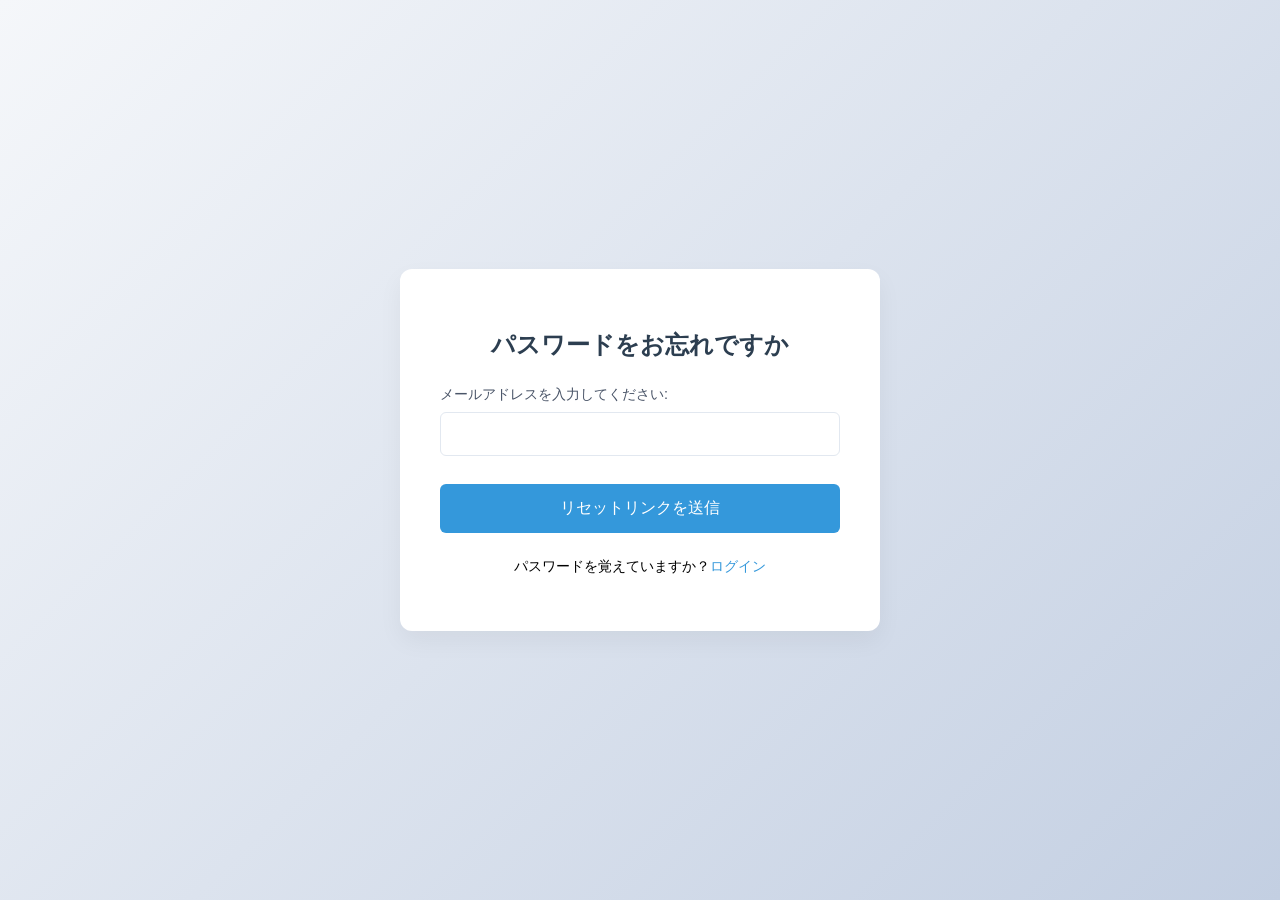
<file: static/forgot-password.html>
<!DOCTYPE html>
<html lang="en">
<head>
    <meta charset="UTF-8">
    <meta name="viewport" content="width=device-width, initial-scale=1.0">
    <title>Forgot Password - AI-Assistant</title>
    <style>
        body {
            font-family: Arial, sans-serif;
            background: linear-gradient(135deg, #f5f7fa 0%, #c3cfe2 100%);
            display: flex;
            justify-content: center;
            align-items: center;
            height: 100vh;
            margin: 0;
        }
        .container {
            background: white;
            padding: 2.5rem;
            border-radius: 12px;
            box-shadow: 0 10px 25px rgba(0, 0, 0, 0.05);
            width: 100%;
            max-width: 400px;
            text-align: center;
        }
        h2 {
            margin-bottom: 1.5rem;
            color: #2c3e50;
            font-weight: 600;
        }
        .form-group {
            margin-bottom: 1.25rem;
            text-align: left;
        }
        label {
            display: block;
            margin-bottom: 0.5rem;
            font-weight: 500;
            color: #4a5568;
            font-size: 0.9rem;
        }
        input {
            width: 100%;
            padding: 0.75rem;
            border: 1px solid #e2e8f0;
            border-radius: 6px;
            font-size: 1rem;
            box-sizing: border-box;
            transition: all 0.2s ease;
        }
        input:focus {
            outline: none;
            border-color: #3498db;
            box-shadow: 0 0 0 3px rgba(66, 153, 225, 0.2);
        }
        button {
            width: 100%;
            padding: 0.875rem;
            background-color: #3498db;
            color: white;
            border: none;
            border-radius: 6px;
            cursor: pointer;
            font-size: 1rem;
            font-weight: 500;
            transition: all 0.2s ease;
            margin-top: 0.5rem;
        }
        button:not(:disabled):hover {
            background-color: #2980b9;
        }
        button:disabled {
            background: #cbd5e0;
            cursor: not-allowed;
        }
        .message {
            margin-top: 1rem;
            color: #e53e3e;
            font-size: 0.9rem;
            display: none;
        }
        .links {
            margin-top: 1.5rem;
            font-size: 0.9rem;
        }
        .links a {
            color: #3498db;
            text-decoration: none;
        }
        .links a:hover {
            text-decoration: underline;
        }
    </style>
</head>
<body>
    <div class="container">
        <h2>パスワードをお忘れですか</h2>
        <form id="forgot-form">
            <div class="form-group">
                <label for="email">メールアドレスを入力してください:</label>
                <input type="email" id="email" name="email" required>
            </div>
            <button type="submit">リセットリンクを送信</button>
        </form>
        <div id="message" class="message"></div>
        <div class="links">
            <p>パスワードを覚えていますか？<a href="/login.html">ログイン</a></p>
        </div>
    </div>
    <script>
        document.getElementById('forgot-form').addEventListener('submit', async function(e) {
            e.preventDefault();
            const email = document.getElementById('email').value;
            const messageDiv = document.getElementById('message');
            messageDiv.style.display = 'none';
            try {
                const response = await fetch('/auth/forgot-password', {
                    method: 'POST',
                    headers: { 'Content-Type': 'application/json' },
                    body: JSON.stringify({ email })
                });
                const result = await response.json();
                messageDiv.style.display = 'block';
                messageDiv.style.color = response.ok ? '#2d7a2d' : '#e53e3e';
                messageDiv.textContent = result.message || 'Something went wrong. Please try again.';
            } catch (error) {
                console.error('Error:', error);
                messageDiv.style.display = 'block';
                messageDiv.style.color = '#e53e3e';
                messageDiv.textContent = 'An error occurred. Please try again later.';
            }
        });
    </script>
</body>
</html>
</file>
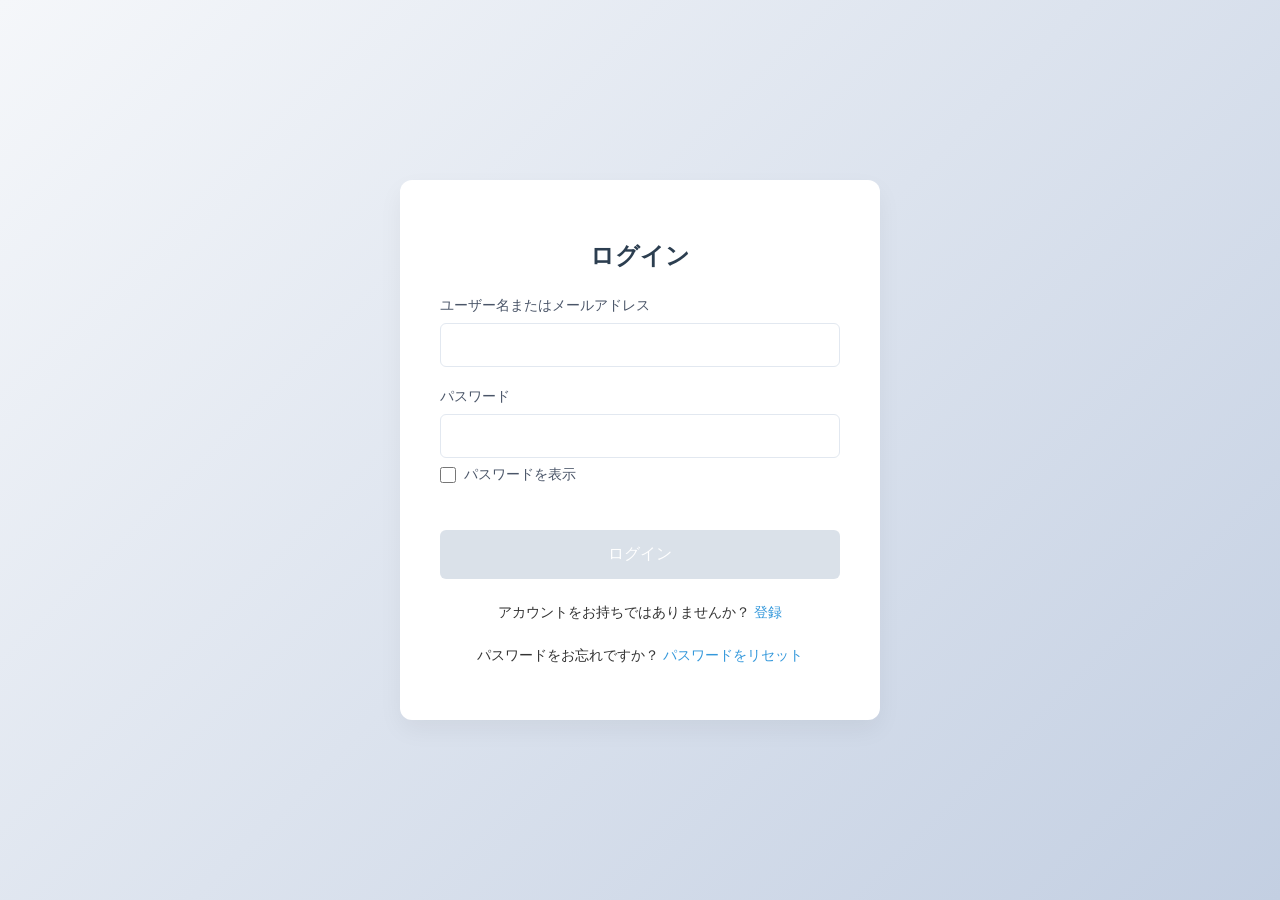
<file: static/login.html>
<!DOCTYPE html>
<html lang="en">
<head>
    <meta charset="UTF-8">
    <meta name="viewport" content="width=device-width, initial-scale=1.0">
    <title>Login - AI-Assistant</title>
    <script src="https://www.google.com/recaptcha/api.js" async defer></script>
    <style>
        body {
            font-family: 'Segoe UI', Roboto, -apple-system, BlinkMacSystemFont, Oxygen, Ubuntu, Cantarell, 'Open Sans', sans-serif;
            display: flex;
            justify-content: center;
            align-items: center;
            height: 100vh;
            margin: 0;
            background: linear-gradient(135deg, #f5f7fa 0%, #c3cfe2 100%);
            color: #333;
        }

        .login-container {
            background-color: white;
            padding: 2.5rem;
            border-radius: 12px;
            box-shadow: 0 10px 25px rgba(0, 0, 0, 0.05);
            width: 100%;
            max-width: 400px;
            transition: all 0.3s ease;
        }

        .login-container:hover {
            box-shadow: 0 15px 30px rgba(0, 0, 0, 0.1);
        }

        h2 {
            margin-bottom: 1.5rem;
            color: #2c3e50;
            font-weight: 600;
            text-align: center;
        }

        .form-group {
            margin-bottom: 1.25rem;
        }

        label {
            display: block;
            margin-bottom: 0.5rem;
            font-weight: 500;
            color: #4a5568;
            font-size: 0.9rem;
        }

        input {
            width: 100%;
            padding: 0.75rem;
            border: 1px solid #e2e8f0;
            border-radius: 6px;
            box-sizing: border-box;
            font-size: 1rem;
            transition: all 0.2s ease;
        }

        input:focus {
            outline: none;
            border-color: #3498db;
            box-shadow: 0 0 0 3px rgba(66, 153, 225, 0.2);
        }

        button {
            width: 100%;
            padding: 0.875rem;
            background-color: #3498db;
            color: white;
            border: none;
            border-radius: 6px;
            cursor: pointer;
            font-size: 1rem;
            font-weight: 500;
            transition: all 0.2s ease;
            margin-top: 0.5rem;
        }

        button:not(:disabled):hover {
            background-color: #2980b9;
            transform: translateY(-1px);
            box-shadow: 0 4px 6px rgba(0, 0, 0, 0.1);
        }

        button:not(:disabled):active {
            transform: translateY(0);
            box-shadow: none;
        }

        button:disabled {
            background: #cbd5e0;
            cursor: not-allowed;
            opacity: 0.7;
        }

        .links {
            margin-top: 1.5rem;
            text-align: center;
            font-size: 0.9rem;
        }

        .links a {
            color: #3498db;
            text-decoration: none;
            transition: color 0.2s;
        }

        .links a:hover {
            color: #2980b9;
            text-decoration: underline;
        }

        .error-message {
            color: #e53e3e;
            margin-bottom: 1rem;
            display: none;
            font-size: 0.85rem;
            padding-top: 0.25rem;
        }

        .show-password {
            display: flex;
            align-items: center;
            gap: 8px;
            margin-top: 8px;
        }

        .show-password input {
            width: 16px;
            height: 16px;
            margin: 0;
            cursor: pointer;
        }

        .show-password label {
            white-space: nowrap;
            margin: 0;
            font-size: 0.85rem;
            font-weight: normal;
            color: #4a5568;
            cursor: pointer;
        }

        /* self adjustments */
        @media (max-width: 480px) {
            .login-container {
                padding: 2rem;
                width: 90%;
            }
        }
    </style>
</head>
<body>
    <div class="login-container">
        <h2>ログイン</h2>
        <div id="error-message" class="error-message"></div>
        <form id="login-form">
            <div class="form-group">
                <label for="username">ユーザー名またはメールアドレス</label>
                <input type="text" id="username" name="username" required>
            </div>
            <div class="form-group">
                <label for="password">パスワード</label>
                <input type="password" id="password" name="password" required>
                <div class="show-password">
                    <input type="checkbox" id="togglePassword">
                    <label for="togglePassword">パスワードを表示</label>
                </div>
            </div>
            <!-- Add the reCAPTCHA with callback attributes -->
            <div class="g-recaptcha"
                data-sitekey="6LfHvNcqAAAAAAP_74O2VL_OPgkHe-9tnf4Dkr7O"
                data-callback="enableLoginButton"
                data-expired-callback="disableLoginButton"></div>
            <br/>
            <!-- Button is disabled by default -->
            <button type="submit" id="login-button" disabled>ログイン</button>
        </form>
        <div class="links">
            <p>アカウントをお持ちではありませんか？ <a href="/register.html">登録</a></p>
        </div>
        <div class="links">
            <p>パスワードをお忘れですか？ <a href="/forgot-password.html">パスワードをリセット</a></p>
        </div>
    </div>
    <script>
        // Callback to enable the login button when captcha is solved
        function enableLoginButton(token) {
        document.getElementById('login-button').disabled = false;
        }

        // Callback to disable the login button if captcha expires
        function disableLoginButton() {
        document.getElementById('login-button').disabled = true;
        }
        // Toggle password visibility
        document.getElementById('togglePassword').addEventListener('change', function() {
            const passwordInput = document.getElementById('password');
            passwordInput.type = this.checked ? 'text' : 'password';
        });
        
        document.getElementById('login-form').addEventListener('submit', async (e) => {
            e.preventDefault();
            
            const formData = new URLSearchParams();
            formData.append('username', document.getElementById('username').value);
            formData.append('password', document.getElementById('password').value);
            // Get the recaptcha response value
            const recaptchaResponse = document.querySelector(".g-recaptcha-response").value;
            formData.append('g-recaptcha-response', recaptchaResponse);
            
            try {
                const response = await fetch('/auth/token', {
                    method: 'POST',
                    headers: {
                        'Content-Type': 'application/x-www-form-urlencoded',
                    },
                    body: formData
                });
                
                if (response.ok) {
                    const tokenData = await response.json();
                    // Save expiration timestamp to localStorage
                    localStorage.setItem("expires_at", tokenData.expires_at);
                    window.location.href = '/';
                } else {
                    const error = await response.json();
                    const errorMessage = document.getElementById('error-message');
                    errorMessage.textContent = error.detail;
                    errorMessage.style.display = 'block';
                    grecaptcha.reset();
                    // Disable the button again until reCAPTCHA is passed
                    disableLoginButton();
                }
            } catch (error) {
                console.error('Error:', error);
            }
        });
        document.addEventListener("DOMContentLoaded", function () {
        const warningMessage = localStorage.getItem("session_timeout");

        if (warningMessage) {

            // 清除 `localStorage`，防止刷新页面后仍然显示
            localStorage.removeItem("session_timeout");
            alert("セッションのタイムアウトによりログアウトされました。");
        }
        });

    </script>
</body>
</html>
</file>
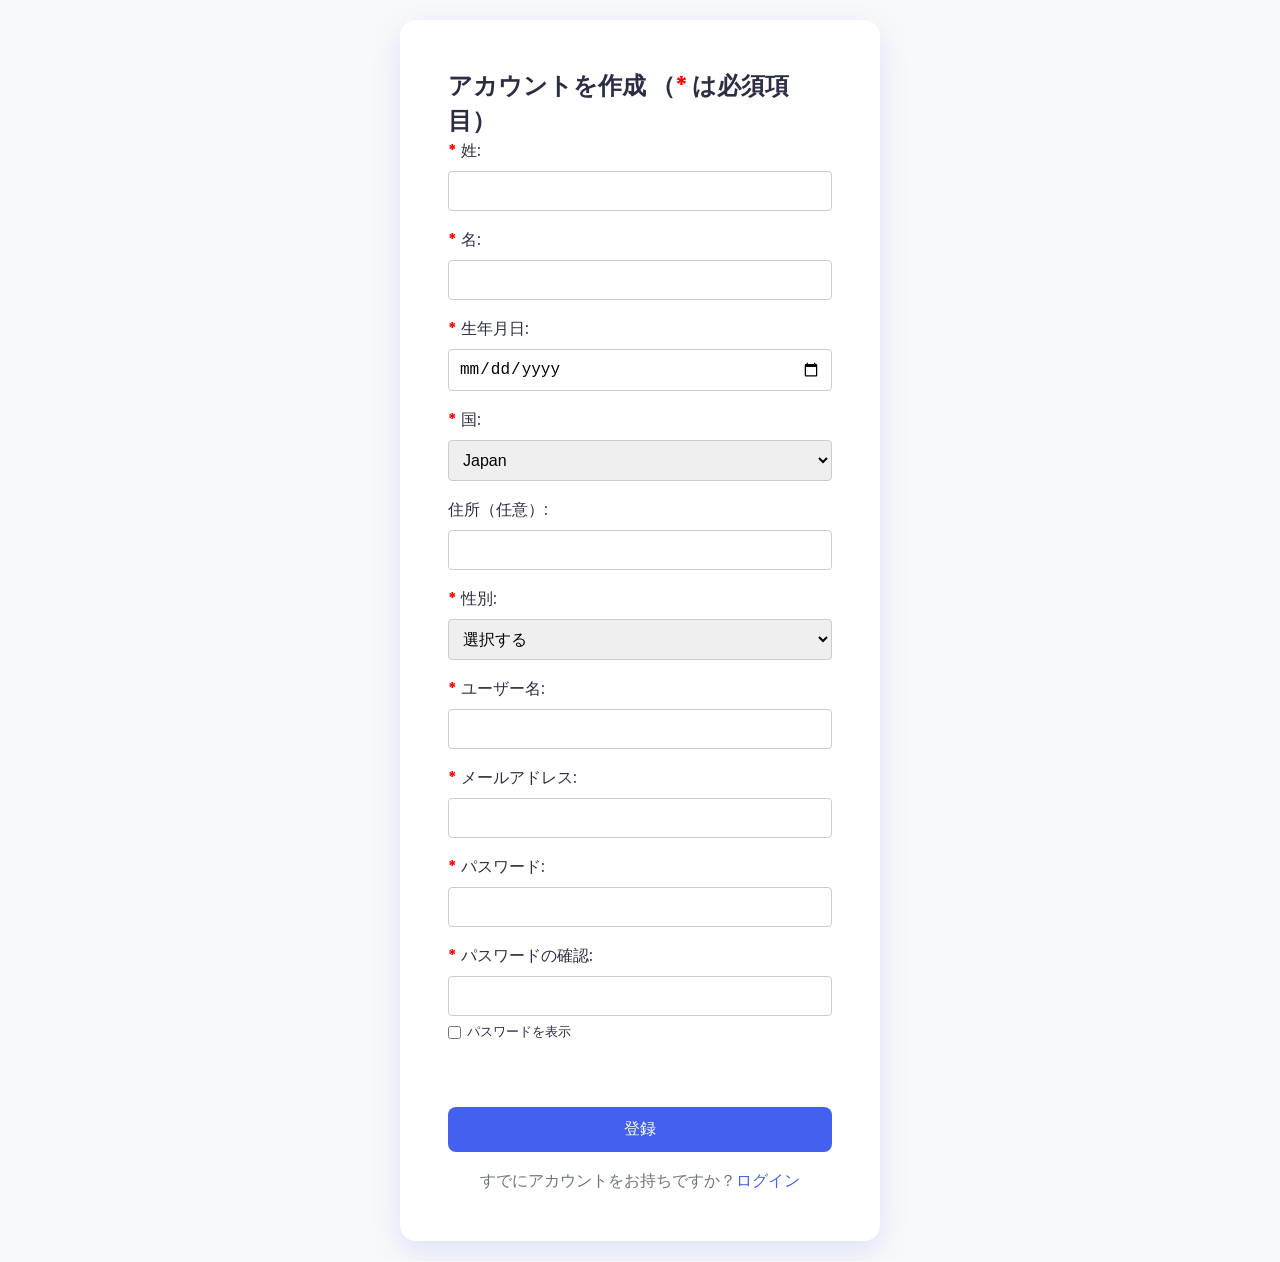
<file: static/register.html>
<!DOCTYPE html>
<html lang="en">
<head>
    <meta charset="UTF-8">
    <meta name="viewport" content="width=device-width, initial-scale=1.0">
    <title>Register</title>
    <script src="https://www.google.com/recaptcha/api.js" async defer></script>
    <link rel="stylesheet" href="https://cdnjs.cloudflare.com/ajax/libs/font-awesome/6.0.0/css/all.min.css" />
    <style>
        @import url('https://fonts.googleapis.com/css2?family=Poppins:wght@300;400;500;600;700&display=swap');

        :root {
        --primary: #4361ee;
        --primary-dark: #3a56d4;
        --bg-light: #f8f9fa;
        --text: #2b2d42;
        --text-light: #6c757d;
        --white: #ffffff;
        --shadow: 0 10px 30px rgba(67, 97, 238, 0.15);
        }

        * {
        margin: 0;
        padding: 0;
        box-sizing: border-box;
        }

        body {
        font-family: 'Poppins', sans-serif;
        background: var(--bg-light);
        color: var(--text);
        display: flex;
        justify-content: center;
        align-items: center;
        min-height: 100vh;
        padding: 20px;
        }

        .container {
        background: var(--white);
        padding: 3rem;
        border-radius: 16px;
        box-shadow: var(--shadow);
        max-width: 480px;
        width: 100%;
        animation: fadeIn 0.6s ease-out;
        }

        @keyframes fadeIn {
        from { opacity: 0; transform: translateY(20px); }
        to { opacity: 1; transform: translateY(0); }
        }

        h1 {
        color: var(--text);
        font-weight: 600;
        font-size: 1.8rem;
        margin-bottom: 1.5rem;
        text-align: center;
        }

        .form-group {
        margin-bottom: 1rem;
        text-align: left;
        }

        .form-group label {
        display: block;
        font-weight: 500;
        margin-bottom: 0.5rem;
        color: var(--text);
        }

        .form-group input,
        .form-group select {
        width: 100%;
        padding: 10px;
        border: 1px solid #ccc;
        border-radius: 4px;
        font-size: 1rem;
        }

        .form-group input:focus,
        .form-group select:focus {
        outline: none;
        border-color: var(--primary);
        }

        .guidance-message {
        font-size: 0.85rem;
        color: var(--text-light);
        margin-top: 5px;
        }

        .error-message {
        font-size: 0.85rem;
        color: #f44336;
        margin-top: 5px;
        display: none;
        }
          .show-password {
            display: flex;
            align-items: center;
            gap: 6px;
            margin-top: 6px;
            font-size: 13px;
        }

        .show-password input {
            width: auto; 
            margin: 0;
            vertical-align: middle;
        }

        .show-password label {
            white-space: nowrap;
            vertical-align: middle;
            margin: 0;
        }
        .required-asterisk {
            color: red;
            font-weight: bold; 
            margin-right: 4px;
        }
        
        button {
            width: 100%;
            padding: 12px;
            background: var(--primary);
            color: var(--white);
            border: none;
            border-radius: 8px;
            font-weight: 500;
            cursor: pointer;
            transition: all 0.3s ease;
            margin-top: 1.5rem;
            font-size: 1rem;
        }

        button:hover {
            background: var(--primary-dark);
            transform: translateY(-2px);
            box-shadow: 0 6px 12px rgba(67, 97, 238, 0.2);
        }

        p {
            margin-top: 1rem;
            font-size: 1rem;
            text-align: center;
            color: var(--text-light);
        }

        p a {
            color: var(--primary);
            text-decoration: none;
        }

        p a:hover {
            text-decoration: underline;
        }

        @media (max-width: 576px) {
            .container {
            padding: 2rem;
            }

            h1 {
            font-size: 1.5rem;
            }
        }
    </style>
</head>
<body>
    <div class="container">
        <h2>
            アカウントを作成 
            （<span class="required-asterisk">*</span>は必須項目）
        </h2>          
        <form id="registerForm">
            <div class="form-group">
                <label for="last_name">
                    <span class="required-asterisk">*</span>姓:
                </label>
                <input type="text" id="last_name" name="last_name" required>
            </div>
            <div class="form-group">
                <label for="first_name">
                    <span class="required-asterisk">*</span>名:
                </label>
                <input type="text" id="first_name" required></input>
            </div>
            <div class="form-group">
                <label for="dob">
                    <span class="required-asterisk">*</span>生年月日:
                </label>
                <input type="date" id="dob" name="dob" required>
            </div>
            <div class="form-group">
                <label for="country">
                    <span class="required-asterisk">*</span>国:
                </label>
                <select id="country" name="country" required>
                  <option value="">国を選択する</option>
                </select>
            </div>
            <div class="form-group">
                <label for="address">住所（任意）:</label>
                <input type="text" id="address" name="address" />
            </div>
            <div class="form-group">
                <label for="gender">
                    <span class="required-asterisk">*</span>性別:
                </label>
                <select id="gender" name="gender" required>
                  <option value="">選択する</option>
                  <option value="female">女性</option>
                  <option value="male">男性</option>
                  <option value="other">秘密</option>
                </select>
            </div>
            <div class="form-group">
                <label for="username">
                    <span class="required-asterisk">*</span>ユーザー名:
                </label>
                <input type="text" id="username" required>
            </div>
            <div class="form-group">
                <label for="email">
                    <span class="required-asterisk">*</span>メールアドレス:
                </label>
                <input type="email" id="email" required>
            </div>
            <div class="form-group">
                <label for="password">
                    <span class="required-asterisk">*</span>パスワード:
                </label>
                <input type="password" id="password" name="password" required>
                <div class="guidance-message" id="password-guidance" style="display: none;">
                  * パスワードは8文字以上で、大文字、小文字、数字を含める必要があります
                </div>
              </div>                    
            <div class="form-group">
                <label for="confirmPassword">
                    <span class="required-asterisk">*</span>パスワードの確認:
                </label>
                <input type="password" id="confirmPassword" name="confirmPassword" required>
                <div id="password-error" class="error-message">パスワードが一致しません</div>
                <div class="show-password">
                    <input type="checkbox" id="togglePassword">
                    <label for="togglePassword">パスワードを表示</label>
                </div>
            </div>
            <!-- reCAPTCHA widget with callbacks -->
            <div class="g-recaptcha"
                data-sitekey="6LfHvNcqAAAAAAP_74O2VL_OPgkHe-9tnf4Dkr7O"
                data-callback="enableRegisterButton"
                data-expired-callback="disableRegisterButton"></div>
            <br/>
            <button type="submit" id="register-button" disabled>登録</button>
        </form>
        <p>すでにアカウントをお持ちですか？<a href="login.html">ログイン</a></p>
    </div>
    <script>
        // Callback for enabling the register button when captcha is solved
        function enableRegisterButton(token) {
            document.getElementById('register-button').disabled = false;
        }
        
        // Callback to disable the register button if captcha expires
        function disableRegisterButton() {
            document.getElementById('register-button').disabled = true;
        }
        document.getElementById('togglePassword').addEventListener('change', function() {
            const passwordInput = document.getElementById('password');
            const confirmPasswordInput = document.getElementById('confirmPassword');
            const type = this.checked ? 'text' : 'password';
            passwordInput.type = type;
            confirmPasswordInput.type = type;
        });

        // check if the password is legal
        const passwordRegex = /^(?=.*[a-z])(?=.*[A-Z])(?=.*\d)[A-Za-z\d]{8,}$/;

        function validatePasswords() {
            const password = document.getElementById('password').value;
            const confirmPassword = document.getElementById('confirmPassword').value;
            const errorElement = document.getElementById('password-error');
            
            // Check if password meets legal criteria
            const legalPassword = passwordRegex.test(password);
            // Check if confirmation matches password
            const passwordsMatch = password === confirmPassword;
            
            if (!legalPassword) {
                errorElement.textContent = "* パスワードは少なくとも8文字以上で、大文字、小文字、数字を含める必要があります。";
                errorElement.style.display = 'block';
                return false;
            } else if (confirmPassword && !passwordsMatch) {
                errorElement.textContent = "* パスワードが一致しません。";
                errorElement.style.display = 'block';
                return false;
            } else {
                errorElement.style.display = 'none';
                return true;
            }
        }
        document.getElementById('confirmPassword').addEventListener('input', validatePasswords);
        document.getElementById('password').addEventListener('input', validatePasswords);

        document.getElementById('registerForm').addEventListener('submit', async (e) => {
            e.preventDefault();

            const username = document.getElementById('username').value.trim();
            const email = document.getElementById('email').value.trim();
            const password = document.getElementById('password').value.trim();
            const first_name = document.getElementById('first_name').value.trim();
            const last_name = document.getElementById('last_name').value.trim();
            const date_of_birth = document.getElementById('dob').value.trim();
            const country = document.getElementById('country').value.trim();
            const rawAddress = document.getElementById('address').value.trim();
            const address = rawAddress === "" ? "None" : rawAddress; // default to None if empty
            const gender = document.getElementById('gender').value.trim();

            // verify passwords match
            if (!validatePasswords()) {
                alert("パスワードを指定の要件に従って設定してください。");
                return;
            }

            // verify if all fields are filled
            if (!username || !email || !password || !first_name || !last_name || !date_of_birth || !country || !gender) {
                alert("すべての項目を入力してください。");
                return;
            }

            // Retrieve the reCAPTCHA response generated by the widget
            const recaptchaResponse = document.querySelector('.g-recaptcha-response').value;
            if (!recaptchaResponse) {
                alert("あなたがロボットでないことを確認してください。");
                return;
            }

            const response = await fetch('/auth/register', {
                method: 'POST',
                headers: { 'Content-Type': 'application/json' },
                body: JSON.stringify({ username, email, password, first_name, last_name, date_of_birth, country, address, gender, recaptcha_token: recaptchaResponse })
            });

            if (response.ok) {
                alert('アカウントを確認するために、メールをご確認ください。');
                window.location.href = 'login.html';
            } else {
                const errorData = await response.json();
                alert(`Registration failed: ${errorData.detail || 'Try again.'}`);
                grecaptcha.reset();
                disableRegisterButton();
            }
        });

        const countries = [
            { code: 'AF', name: 'Afghanistan' },
            { code: 'AL', name: 'Albania' },
            { code: 'DZ', name: 'Algeria' },
            { code: 'AD', name: 'Andorra' },
            { code: 'AO', name: 'Angola' },
            { code: 'AR', name: 'Argentina' },
            { code: 'AM', name: 'Armenia' },
            { code: 'AU', name: 'Australia' },
            { code: 'AT', name: 'Austria' },
            { code: 'AZ', name: 'Azerbaijan' },
            { code: 'BH', name: 'Bahrain' },
            { code: 'BD', name: 'Bangladesh' },
            { code: 'BY', name: 'Belarus' },
            { code: 'BE', name: 'Belgium' },
            { code: 'BZ', name: 'Belize' },
            { code: 'BJ', name: 'Benin' },
            { code: 'BT', name: 'Bhutan' },
            { code: 'BO', name: 'Bolivia' },
            { code: 'BR', name: 'Brazil' },
            { code: 'BN', name: 'Brunei' },
            { code: 'BG', name: 'Bulgaria' },
            { code: 'KH', name: 'Cambodia' },
            { code: 'CM', name: 'Cameroon' },
            { code: 'CA', name: 'Canada' },
            { code: 'CL', name: 'Chile' },
            { code: 'CN', name: 'China' },
            { code: 'CO', name: 'Colombia' },
            { code: 'HR', name: 'Croatia' },
            { code: 'CU', name: 'Cuba' },
            { code: 'CY', name: 'Cyprus' },
            { code: 'CZ', name: 'Czechia' },
            { code: 'DK', name: 'Denmark' },
            { code: 'DJ', name: 'Djibouti' },
            { code: 'EG', name: 'Egypt' },
            { code: 'SV', name: 'El Salvador' },
            { code: 'EE', name: 'Estonia' },
            { code: 'FI', name: 'Finland' },
            { code: 'FR', name: 'France' },
            { code: 'DE', name: 'Germany' },
            { code: 'GR', name: 'Greece' },
            { code: 'GT', name: 'Guatemala' },
            { code: 'HN', name: 'Honduras' },
            { code: 'HU', name: 'Hungary' },
            { code: 'IS', name: 'Iceland' },
            { code: 'IN', name: 'India' },
            { code: 'ID', name: 'Indonesia' },
            { code: 'IR', name: 'Iran' },
            { code: 'IQ', name: 'Iraq' },
            { code: 'IE', name: 'Ireland' },
            { code: 'IL', name: 'Israel' },
            { code: 'IT', name: 'Italy' },
            { code: 'JM', name: 'Jamaica' },
            { code: 'JP', name: 'Japan' },
            { code: 'JO', name: 'Jordan' },
            { code: 'KZ', name: 'Kazakhstan' },
            { code: 'KE', name: 'Kenya' },
            { code: 'KR', name: 'South Korea' },
            { code: 'KW', name: 'Kuwait' },
            { code: 'KG', name: 'Kyrgyzstan' },
            { code: 'LA', name: 'Laos' },
            { code: 'LV', name: 'Latvia' },
            { code: 'LB', name: 'Lebanon' },
            { code: 'LY', name: 'Libya' },
            { code: 'LT', name: 'Lithuania' },
            { code: 'LU', name: 'Luxembourg' },
            { code: 'MY', name: 'Malaysia' },
            { code: 'MV', name: 'Maldives' },
            { code: 'MX', name: 'Mexico' },
            { code: 'MA', name: 'Morocco' },
            { code: 'NP', name: 'Nepal' },
            { code: 'NL', name: 'Netherlands' },
            { code: 'NZ', name: 'New Zealand' },
            { code: 'NI', name: 'Nicaragua' },
            { code: 'NG', name: 'Nigeria' },
            { code: 'NO', name: 'Norway' },
            { code: 'OM', name: 'Oman' },
            { code: 'PK', name: 'Pakistan' },
            { code: 'PA', name: 'Panama' },
            { code: 'PY', name: 'Paraguay' },
            { code: 'PE', name: 'Peru' },
            { code: 'PH', name: 'Philippines' },
            { code: 'PL', name: 'Poland' },
            { code: 'PT', name: 'Portugal' },
            { code: 'QA', name: 'Qatar' },
            { code: 'RO', name: 'Romania' },
            { code: 'RU', name: 'Russia' },
            { code: 'SA', name: 'Saudi Arabia' },
            { code: 'SG', name: 'Singapore' },
            { code: 'ZA', name: 'South Africa' },
            { code: 'ES', name: 'Spain' },
            { code: 'SE', name: 'Sweden' },
            { code: 'CH', name: 'Switzerland' },
            { code: 'SY', name: 'Syria' },
            { code: 'TW', name: 'Taiwan, Province of China' },
            { code: 'TH', name: 'Thailand' },
            { code: 'TR', name: 'Turkey' },
            { code: 'UA', name: 'Ukraine' },
            { code: 'AE', name: 'United Arab Emirates' },
            { code: 'GB', name: 'United Kingdom' },
            { code: 'US', name: 'United States' },
            { code: 'VN', name: 'Vietnam' },
            { code: 'YE', name: 'Yemen' },
            { code: 'ZW', name: 'Zimbabwe' }
        ];
        
        const countrySelect = document.getElementById("country");
        countries.forEach(country => {
            const option = document.createElement("option");
            option.value = country.code;
            option.textContent = country.name;
            countrySelect.appendChild(option);
        });
        countrySelect.value = "JP";

    </script>
</body>
</html>
</file>
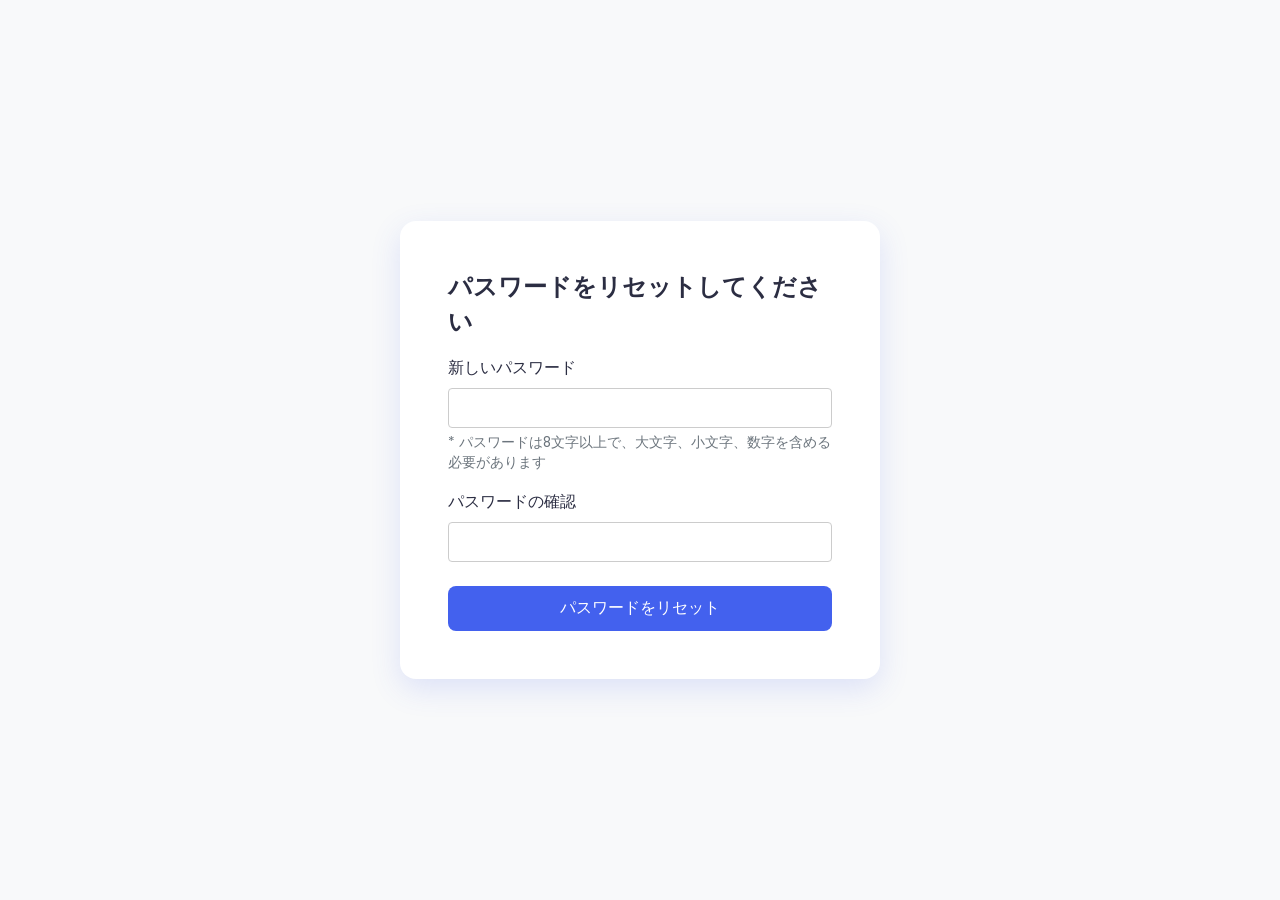
<file: static/reset-password.html>
<!DOCTYPE html>
<html lang="en">
<head>
    <meta charset="UTF-8">
    <meta name="viewport" content="width=device-width, initial-scale=1.0">
    <title>Reset Your Password</title>
    <link rel="stylesheet" href="https://cdnjs.cloudflare.com/ajax/libs/font-awesome/6.0.0/css/all.min.css" />
    <style>
        @import url('https://fonts.googleapis.com/css2?family=Poppins:wght@300;400;500;600;700&display=swap');
    
        :root {
          --primary: #4361ee;
          --primary-dark: #3a56d4;
          --success: #2ec4b6;
          --bg-light: #f8f9fa;
          --text: #2b2d42;
          --text-light: #6c757d;
          --white: #ffffff;
          --shadow: 0 10px 30px rgba(67, 97, 238, 0.15);
        }
    
        * {
          margin: 0;
          padding: 0;
          box-sizing: border-box;
        }
    
        body {
          font-family: 'Poppins', sans-serif;
          background: var(--bg-light);
          color: var(--text);
          display: flex;
          justify-content: center;
          align-items: center;
          min-height: 100vh;
          padding: 20px;
        }
    
        .container {
          background: var(--white);
          padding: 3rem;
          border-radius: 16px;
          box-shadow: var(--shadow);
          max-width: 480px;
          width: 100%;
          animation: fadeIn 0.6s ease-out;
        }
    
        @keyframes fadeIn {
          from { opacity: 0; transform: translateY(20px); }
          to { opacity: 1; transform: translateY(0); }
        }
    
        h1 {
          color: var(--text);
          font-weight: 600;
          font-size: 1.8rem;
          margin-bottom: 1.5rem;
          text-align: center;
        }
    
        label {
          display: block;
          font-weight: 500;
          margin-top: 1rem;
          color: var(--text);
        }
    
        input {
          width: 100%;
          padding: 10px;
          margin-top: 0.5rem;
          border: 1px solid #ccc;
          border-radius: 4px;
          font-size: 1rem;
        }
    
        .guidance-message {
          font-size: 0.85rem;
          color: var(--text-light);
          margin-top: 5px;
        }
    
        .error-message {
          font-size: 0.85rem;
          color: #f44336;
          margin-top: 5px;
          display: none;
        }
    
        button {
          width: 100%;
          padding: 12px;
          background: var(--primary);
          color: var(--white);
          border: none;
          border-radius: 8px;
          font-weight: 500;
          cursor: pointer;
          transition: all 0.3s ease;
          margin-top: 1.5rem;
          font-size: 1rem;
        }
    
        button:hover {
          background: var(--primary-dark);
          transform: translateY(-2px);
          box-shadow: 0 6px 12px rgba(67, 97, 238, 0.2);
        }
    
        @media (max-width: 576px) {
          .container {
            padding: 2rem;
          }
          
          h1 {
            font-size: 1.5rem;
          }
        }
    </style>
</head>
<body>
    <div class="container">
        <h2>パスワードをリセットしてください</h2>
        <form id="reset-form">
            <input type="hidden" id="token" name="token">
            <input type="hidden" id="user" name="user">
            <label for="new_password">新しいパスワード</label>
            <input type="password" id="new_password" name="new_password" required>
            <div class="guidance-message">
                * パスワードは8文字以上で、大文字、小文字、数字を含める必要があります
            </div>
            <label for="confirm_new_password">パスワードの確認</label>
            <input type="password" id="confirm_new_password" name="confirm_new_password" required>
            <div id="password-error" class="error-message">パスワードが一致しないか、条件を満たしていません</div>
            <button type="submit">パスワードをリセット</button>
        </form>
        <div id="message"></div>
    </div>
    <script>
        // Set hidden token and user inputs from URL parameters
        const params = new URLSearchParams(window.location.search);
        document.getElementById('token').value = params.get('token');
        document.getElementById('user').value = params.get('user');
        
        // Regex for legal password: at least 8 characters, one uppercase, one lowercase and one number.
        const passwordRegex = /^(?=.*[a-z])(?=.*[A-Z])(?=.*\d)[A-Za-z\d]{8,}$/;
        
        function validatePasswords() {
          const password = document.getElementById('new_password').value;
          const confirmPassword = document.getElementById('confirm_new_password').value;
          const errorElement = document.getElementById('password-error');
          
          const legalPassword = passwordRegex.test(password);
          const passwordsMatch = password === confirmPassword;
          
          if (!legalPassword) {
            errorElement.textContent = "パスワードは8文字以上で、大文字、小文字、数字を含める必要があります";
            errorElement.style.display = 'block';
            return false;
          } else if (confirmPassword && !passwordsMatch) {
            errorElement.textContent = "パスワードが一致しません";
            errorElement.style.display = 'block';
            return false;
          } else {
            errorElement.style.display = 'none';
            return true;
          }
        }
        
        // Validate on password and confirm password input
        document.getElementById('new_password').addEventListener('input', validatePasswords);
        document.getElementById('confirm_new_password').addEventListener('input', validatePasswords);
        
        document.getElementById('reset-form').addEventListener('submit', async (e) => {
          e.preventDefault();
          
            if (!validatePasswords()) {
            alert("パスワードが条件を満たしていません。");
            return;
            }
            
            const token = document.getElementById('token').value;
            const user = document.getElementById('user').value;
            const new_password = document.getElementById('new_password').value;
            
            const response = await fetch('/auth/reset-password', {
                method: 'POST',
                headers: { 'Content-Type': 'application/json' },
                body: JSON.stringify({ token, user, new_password })
            });
            
            const result = await response.json();
            if (result.message === "Success") {
            window.location.href = "reset-success.html";
            } else {
            document.getElementById('message').textContent = result.message || "Something went wrong.";
            }
        });
    </script>
</body>
</html>
</file>
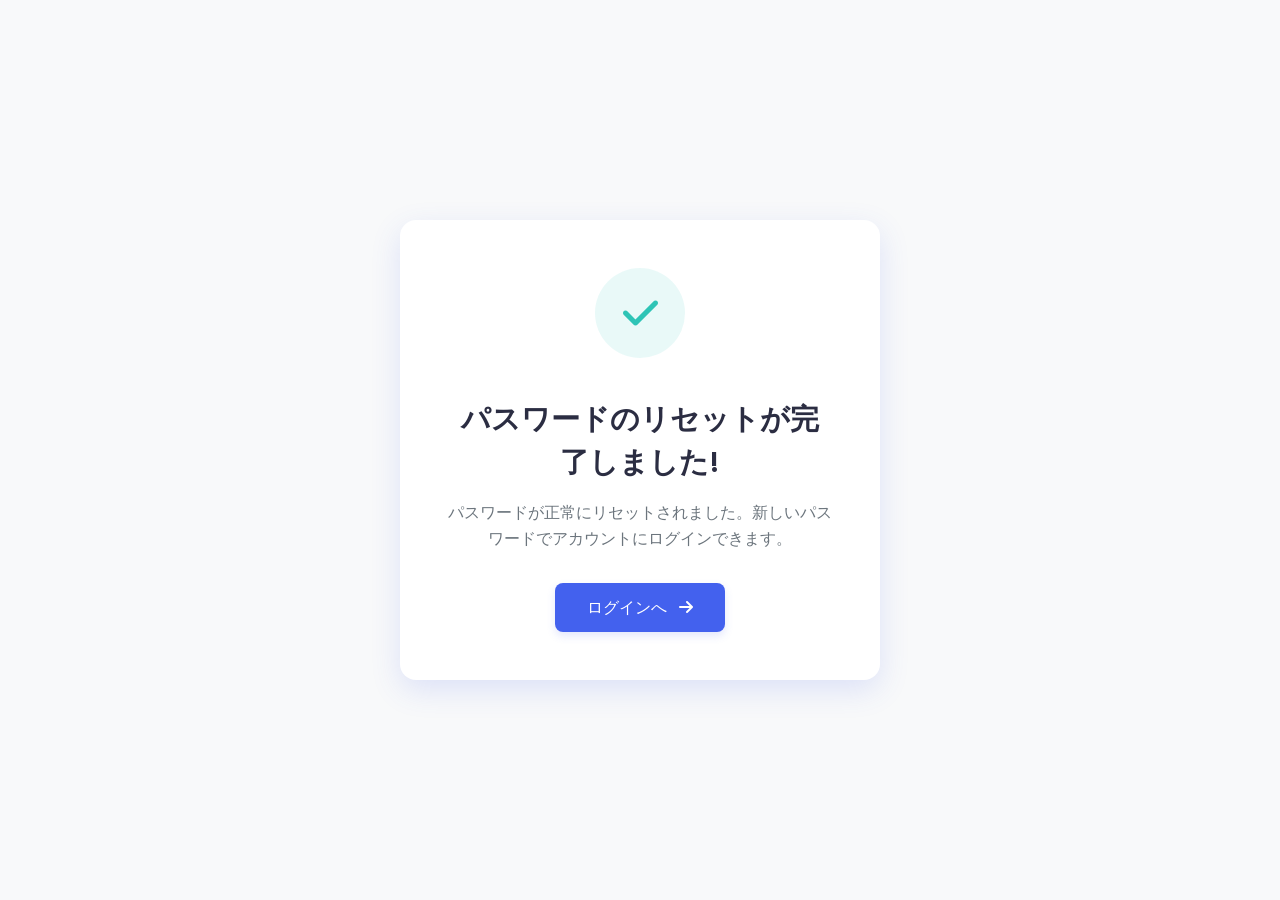
<file: static/reset-success.html>
<!DOCTYPE html>
<html lang="en">
<head>
    <meta charset="UTF-8">
    <meta name="viewport" content="width=device-width, initial-scale=1.0">
    <title>Reset Success!</title>
    <link rel="stylesheet" href="https://cdnjs.cloudflare.com/ajax/libs/font-awesome/6.0.0/css/all.min.css" />
    <style>
        @import url('https://fonts.googleapis.com/css2?family=Poppins:wght@300;400;500;600;700&display=swap');
        
        :root {
            --primary: #4361ee;
            --primary-dark: #3a56d4;
            --success: #2ec4b6;
            --bg-light: #f8f9fa;
            --text: #2b2d42;
            --text-light: #6c757d;
            --white: #ffffff;
            --shadow: 0 10px 30px rgba(67, 97, 238, 0.15);
        }
        
        * {
            margin: 0;
            padding: 0;
            box-sizing: border-box;
        }
        
        body {
            font-family: 'Poppins', sans-serif;
            background: var(--bg-light);
            color: var(--text);
            display: flex;
            justify-content: center;
            align-items: center;
            min-height: 100vh;
            padding: 20px;
        }
        
        .container {
            background: var(--white);
            padding: 3rem;
            border-radius: 16px;
            box-shadow: var(--shadow);
            text-align: center;
            max-width: 480px;
            width: 100%;
            animation: fadeIn 0.6s ease-out;
        }
        
        @keyframes fadeIn {
            from { opacity: 0; transform: translateY(20px); }
            to { opacity: 1; transform: translateY(0); }
        }
        
        .icon-container {
            margin-bottom: 1.5rem;
        }
        
        .success-icon {
            background: rgba(46, 196, 182, 0.1);
            color: var(--success);
            width: 90px;
            height: 90px;
            border-radius: 50%;
            display: inline-flex;
            align-items: center;
            justify-content: center;
            font-size: 2.5rem;
            margin-bottom: 1rem;
        }
        
        h1 {
            color: var(--text);
            font-weight: 600;
            font-size: 1.8rem;
            margin-bottom: 1rem;
        }
        
        p {
            font-size: 1rem;
            line-height: 1.6;
            color: var(--text-light);
            margin-bottom: 2rem;
        }
        
        .btn {
            display: inline-block;
            padding: 12px 32px;
            background: var(--primary);
            color: var(--white);
            text-decoration: none;
            border-radius: 8px;
            font-weight: 500;
            transition: all 0.3s ease;
            box-shadow: 0 4px 8px rgba(67, 97, 238, 0.15);
        }
        
        .btn:hover {
            background: var(--primary-dark);
            transform: translateY(-2px);
            box-shadow: 0 6px 12px rgba(67, 97, 238, 0.2);
        }
        
        .btn:active {
            transform: translateY(0);
        }
        
        .footer {
            margin-top: 2rem;
            font-size: 0.85rem;
            color: var(--text-light);
        }
        
        @media (max-width: 576px) {
            .container {
                padding: 2rem;
            }
            
            h1 {
                font-size: 1.5rem;
            }
        }
    </style>
</head>
<body>
    <div class="container">
        <div class="icon-container">
            <div class="success-icon">
                <i class="fas fa-check"></i>
            </div>
        </div>
        <h1>パスワードのリセットが完了しました!</h1>
        <p>パスワードが正常にリセットされました。新しいパスワードでアカウントにログインできます。</p>
        <a href="/login.html" class="btn">
            ログインへ <i class="fas fa-arrow-right" style="margin-left: 8px;"></i>
        </a>
    </div>
</body>
</html>
</file>
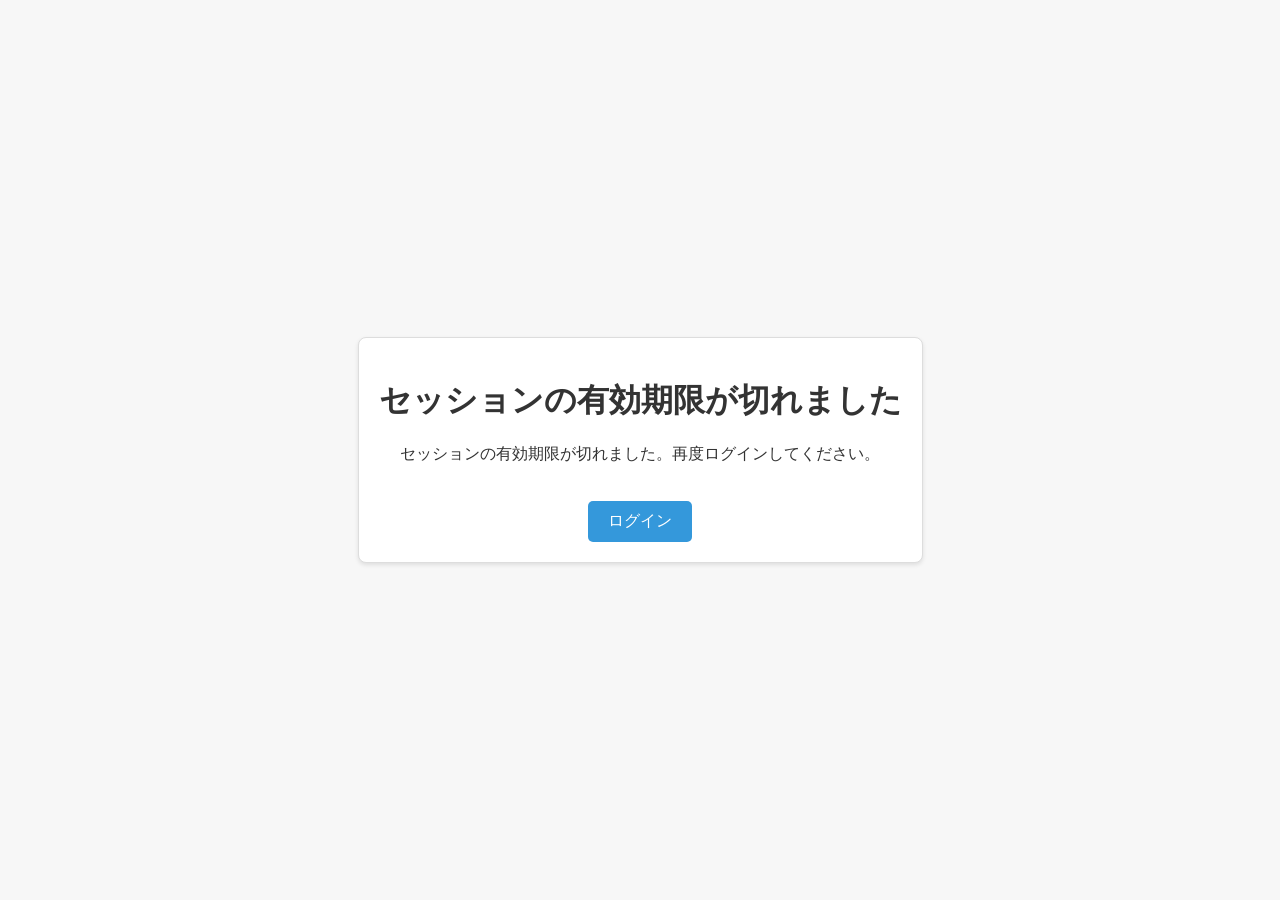
<file: static/session-expired.html>
<!DOCTYPE html>
<html lang="en">
<head>
    <meta charset="UTF-8">
    <title>Session Expired</title>
    <meta name="viewport" content="width=device-width, initial-scale=1.0">
    <style>
        body {
            font-family: Arial, sans-serif;
            background-color: #f7f7f7;
            color: #333;
            display: flex;
            flex-direction: column;
            justify-content: center;
            align-items: center;
            height: 100vh;
            margin: 0;
        }
        .container {
            text-align: center;
            padding: 20px;
            background-color: #fff;
            border: 1px solid #ddd;
            border-radius: 8px;
            box-shadow: 0 2px 4px rgba(0, 0, 0, 0.1);
        }
        button {
            margin-top: 20px;
            padding: 10px 20px;
            font-size: 1rem;
            border: none;
            border-radius: 5px;
            background-color: #3498db;
            color: #fff;
            cursor: pointer;
        }
        button:hover {
            background-color: #2980b9;
        }
    </style>
</head>
<body>
    <div class="container">
        <h1>セッションの有効期限が切れました</h1>
        <p>セッションの有効期限が切れました。再度ログインしてください。</p>
        <button onclick="redirectToLogin()">ログイン</button>
    </div>
    <script>
        function redirectToLogin() {
            window.location.href = "/login.html";
        }
    </script>
</body>
</html>
</file>
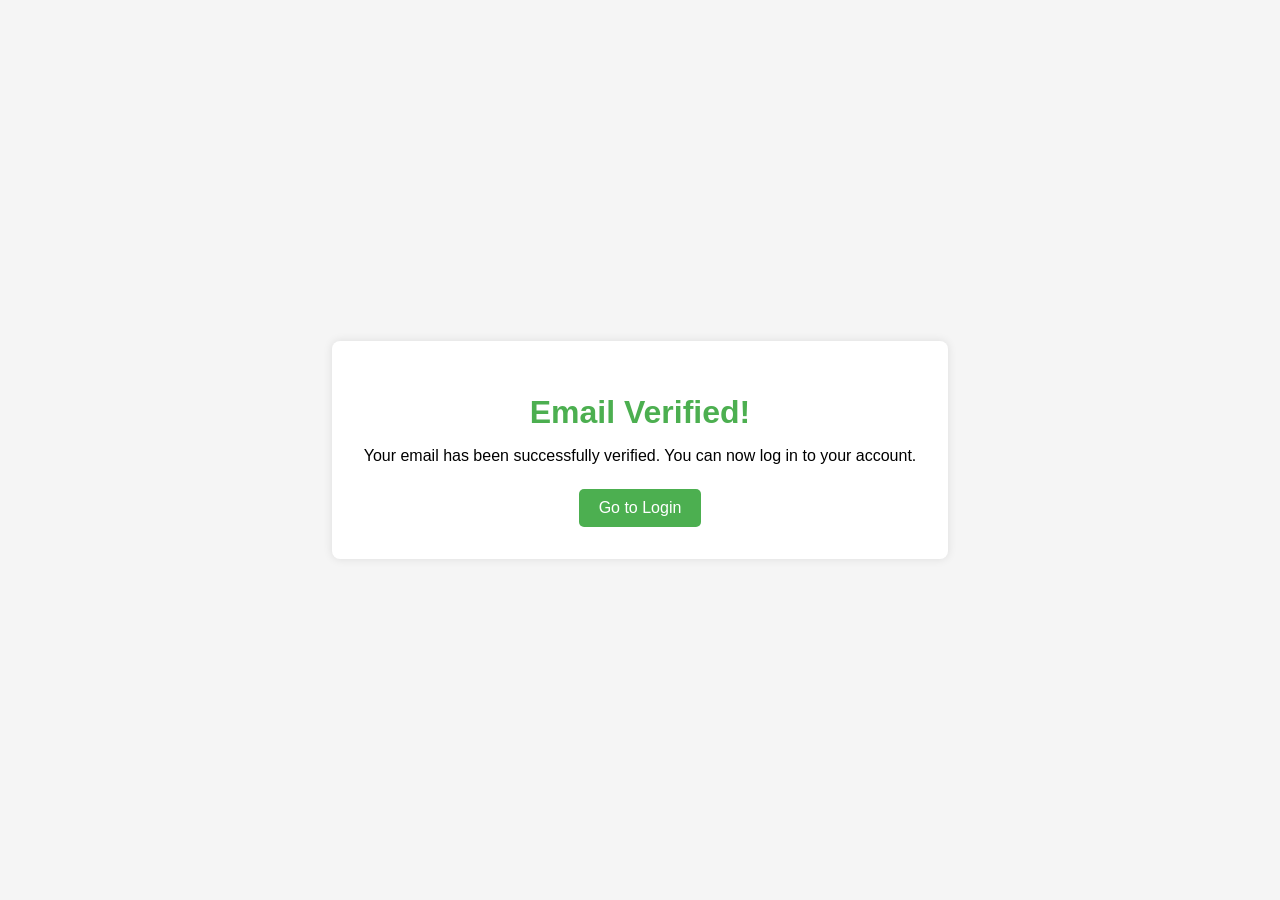
<file: static/verification-success.html>
<!DOCTYPE html>
<html lang="en">
<head>
    <meta charset="UTF-8">
    <meta name="viewport" content="width=device-width, initial-scale=1.0">
    <title>Email Verified</title>
    <style>
        body {
            font-family: Arial, sans-serif;
            background: #f5f5f5;
            display: flex;
            justify-content: center;
            align-items: center;
            height: 100vh;
            margin: 0;
        }
        .container {
            background: white;
            padding: 2rem;
            border-radius: 8px;
            box-shadow: 0 0 10px rgba(0, 0, 0, 0.1);
            text-align: center;
        }
        h1 {
            color: #4CAF50;
            margin-bottom: 1rem;
        }
        p {
            font-size: 1rem;
            margin-bottom: 1.5rem;
        }
        a {
            display: inline-block;
            padding: 10px 20px;
            background: #4CAF50;
            color: white;
            text-decoration: none;
            border-radius: 5px;
            transition: background 0.3s;
        }
        a:hover {
            background: #45a049;
        }
    </style>
</head>
<body>
    <div class="container">
        <h1>Email Verified!</h1>
        <p>Your email has been successfully verified. You can now log in to your account.</p>
        <a href="/login.html">Go to Login</a>
    </div>
</body>
</html>
</file>
